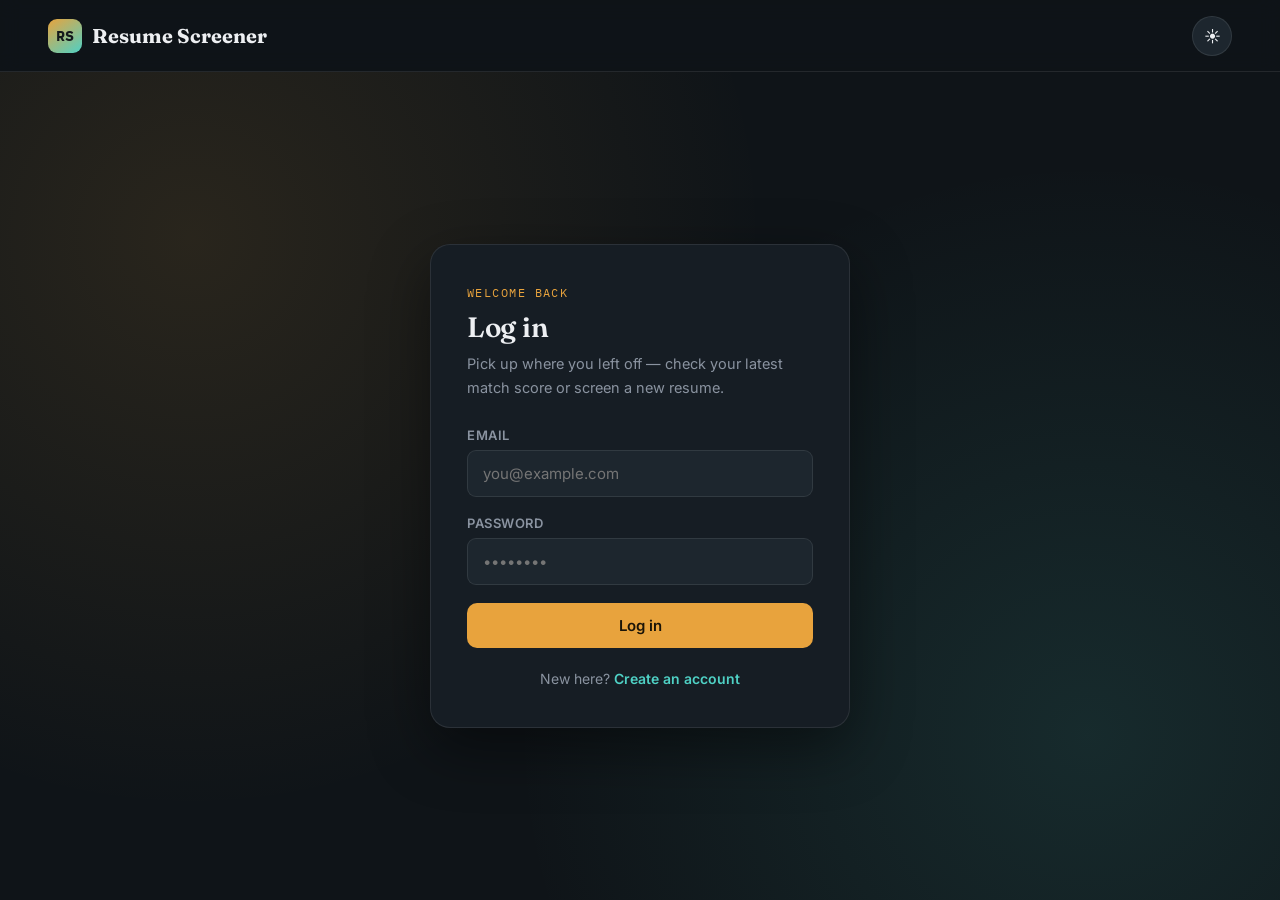
<file: frontend/index.html>
<!DOCTYPE html>
<html lang="en">
<head>
<meta charset="UTF-8">
<title>Resume Screener</title>
<script>
  const user = localStorage.getItem("currentUser");
  window.location.href = user ? "home.html" : "login.html";
</script>
</head>
<body></body>
</html>
</file>
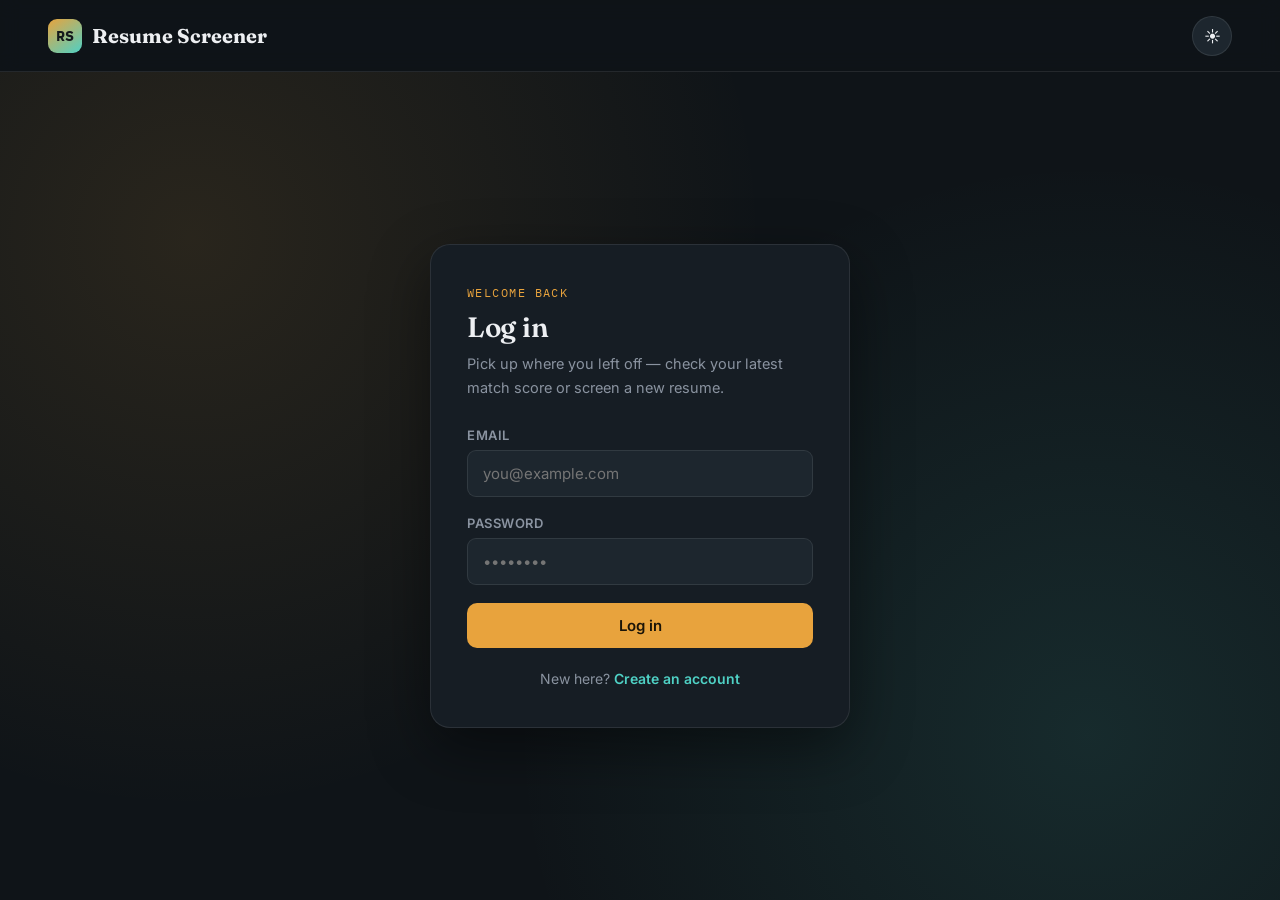
<file: frontend/about.html>
<!DOCTYPE html>
<html lang="en">
<head>
<meta charset="UTF-8">
<meta name="viewport" content="width=device-width, initial-scale=1.0">
<title>About — Resume Screener</title>
<link rel="stylesheet" href="css/style.css">
</head>
<body>

<nav class="navbar">
  <div class="navbar-inner">
    <a href="home.html" class="logo"><span class="mark">RS</span> Resume Screener</a>
    <ul class="nav-links">
      <li><a href="home.html">Home</a></li>
      <li><a href="analysis.html">Analysis</a></li>
      <li><a href="profile.html">Profile</a></li>
      <li><a href="about.html" class="active">About</a></li>
    </ul>
    <div class="nav-right">
      <button id="themeToggle" class="theme-toggle" aria-label="Toggle theme">☾</button>
      <div id="navAvatar" class="avatar-btn">U</div>
      <button id="logoutBtn" class="btn btn-outline" style="padding:8px 14px;font-size:13px;">Logout</button>
    </div>
  </div>
</nav>

<div class="container">
  <div class="about-hero">
    <div class="eyebrow" style="font-family:var(--font-mono);font-size:12px;letter-spacing:0.1em;text-transform:uppercase;color:var(--accent);margin-bottom:12px;">How it works</div>
    <h1 style="font-size:34px;margin-bottom:16px;">A resume screening agent, built like a recruiter's checklist.</h1>
    <p style="font-size:15.5px;">Every screening result on this site is issued the way a boarding pass is issued — one candidate, one role, one honest verdict. Behind it is a straightforward pipeline: extract text from your resume, hand it to an LLM with a carefully engineered prompt, and turn the response into a score you can act on.</p>
  </div>

  <section class="section">
    <div class="section-head">
      <div class="eyebrow">Pipeline</div>
      <h2>From upload to verdict</h2>
    </div>
    <div class="timeline">
      <div class="timeline-item">
        <div class="num">01</div>
        <div><h4>Resume parsing</h4><p>Your PDF or DOCX is parsed on the backend (Apache PDFBox / POI) and converted into plain text.</p></div>
      </div>
      <div class="timeline-item">
        <div class="num">02</div>
        <div><h4>Prompt engineering</h4><p>The resume text and job description are combined into a structured prompt: a recruiter persona, numbered instructions, and a strict JSON output schema — so the model's answer is consistent and easy to parse.</p></div>
      </div>
      <div class="timeline-item">
        <div class="num">03</div>
        <div><h4>LLM screening</h4><p>The prompt is sent to an LLM (Gemini), which returns a match score, strengths, gaps, and a verdict — grounded only in what's actually written in the resume.</p></div>
      </div>
      <div class="timeline-item">
        <div class="num">04</div>
        <div><h4>Stored & tracked</h4><p>Every result is saved to MySQL, so your profile always shows your latest score and full screening history.</p></div>
      </div>
    </div>
  </section>

  <section class="section">
    <div class="section-head">
      <div class="eyebrow">Stack</div>
      <h2>Built with</h2>
    </div>
    <div class="grid-3">
      <div class="card"><h3 style="font-size:16px;margin-bottom:6px;">Frontend</h3><p>HTML, CSS, vanilla JavaScript</p></div>
      <div class="card"><h3 style="font-size:16px;margin-bottom:6px;">Backend</h3><p>Java, Spring Boot, REST APIs</p></div>
      <div class="card"><h3 style="font-size:16px;margin-bottom:6px;">Data & AI</h3><p>MySQL, Google Gemini API</p></div>
    </div>
  </section>
</div>

<footer class="footer">Resume Screener — a college project built with Spring Boot, MySQL and Gemini.</footer>

<script src="js/app.js"></script>
<script>requireAuth();</script>
</body>
</html>
</file>
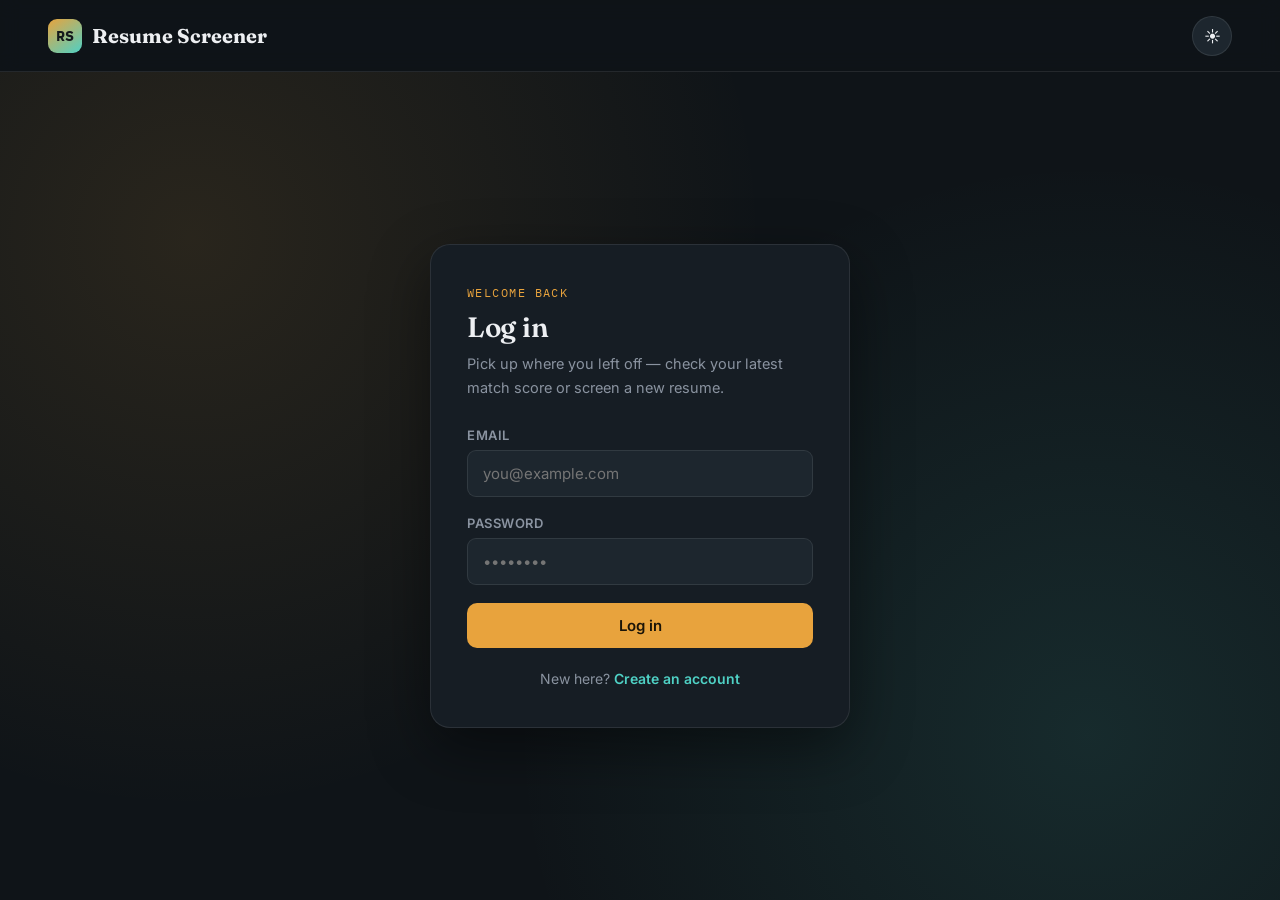
<file: frontend/analysis.html>
<!DOCTYPE html>
<html lang="en">
<head>
<meta charset="UTF-8">
<meta name="viewport" content="width=device-width, initial-scale=1.0">
<title>Resume Analysis — Resume Screener</title>
<link rel="stylesheet" href="css/style.css">
</head>
<body>

<nav class="navbar">
  <div class="navbar-inner">
    <a href="home.html" class="logo"><span class="mark">RS</span> Resume Screener</a>
    <ul class="nav-links">
      <li><a href="home.html">Home</a></li>
      <li><a href="analysis.html" class="active">Analysis</a></li>
      <li><a href="profile.html">Profile</a></li>
      <li><a href="about.html">About</a></li>
    </ul>
    <div class="nav-right">
      <button id="themeToggle" class="theme-toggle" aria-label="Toggle theme">☾</button>
      <div id="navAvatar" class="avatar-btn">U</div>
      <button id="logoutBtn" class="btn btn-outline" style="padding:8px 14px;font-size:13px;">Logout</button>
    </div>
  </div>
</nav>

<div class="container">
  <section class="section" style="padding-top:44px;">
    <div class="section-head">
      <div class="eyebrow">Screening</div>
      <h2>Analyse your resume against a role</h2>
    </div>

    <div class="grid-2" style="align-items:start;">
      <div class="card">
        <div class="field">
          <label for="roleSelect">Target role</label>
          <select id="roleSelect"></select>
        </div>

        <div class="field">
          <label>Resume file</label>
          <div class="dropzone" id="dropzone">
            <div class="icon">📄</div>
            <div>Drag & drop your resume here, or click to browse</div>
            <div class="help-text">PDF or DOCX only</div>
            <div class="filename" id="filename"></div>
          </div>
          <input type="file" id="fileInput" accept=".pdf,.docx" style="display:none;">
        </div>

        <button class="btn btn-primary btn-block" id="analyzeBtn">Analyse resume</button>
        <div id="analysisError" class="error-text" style="display:none;"></div>
      </div>

      <div id="resultPanel">
        <div class="empty-state card">
          <p>Your match ticket will appear here once you upload a resume and run the analysis.</p>
        </div>
      </div>
    </div>
  </section>
</div>

<footer class="footer">Resume Screener — built with Spring Boot, MySQL and Gemini.</footer>

<script src="data/skills-resources.js"></script>
<script src="js/app.js"></script>
<script>
  const user = requireAuth();

  // ---- Role dropdown ----
  const roleSelect = document.getElementById("roleSelect");
  roleSelect.innerHTML = Object.keys(JOB_SKILLS_MAP).map(j => `<option value="${j}">${j}</option>`).join("");

  // ---- File dropzone ----
  const dropzone = document.getElementById("dropzone");
  const fileInput = document.getElementById("fileInput");
  const filenameEl = document.getElementById("filename");
  let selectedFile = null;

  dropzone.addEventListener("click", () => fileInput.click());
  fileInput.addEventListener("change", () => setFile(fileInput.files[0]));
  dropzone.addEventListener("dragover", (e) => { e.preventDefault(); dropzone.classList.add("drag"); });
  dropzone.addEventListener("dragleave", () => dropzone.classList.remove("drag"));
  dropzone.addEventListener("drop", (e) => {
    e.preventDefault();
    dropzone.classList.remove("drag");
    setFile(e.dataTransfer.files[0]);
  });
  function setFile(file) {
    if (!file) return;
    selectedFile = file;
    filenameEl.textContent = "Selected: " + file.name;
  }

  // ---- Analyse flow ----
  document.getElementById("analyzeBtn").addEventListener("click", async () => {
    const errEl = document.getElementById("analysisError");
    errEl.style.display = "none";

    if (!selectedFile) {
      errEl.textContent = "Please choose a resume file first.";
      errEl.style.display = "block";
      return;
    }

    const btn = document.getElementById("analyzeBtn");
    btn.disabled = true;
    btn.textContent = "Analysing…";
    document.getElementById("resultPanel").innerHTML = `<div class="card empty-state"><div class="spinner" style="margin:0 auto 12px;"></div>Screening your resume…</div>`;

    const role = roleSelect.value;
    const skills = JOB_SKILLS_MAP[role];

    try {
      // 1. Create job description for the selected role
      const jobRes = await fetch(`${API_BASE}/jobs`, {
        method: "POST",
        headers: { "Content-Type": "application/json" },
        body: JSON.stringify({
          title: role,
          description: `We are looking for a ${role} with strong fundamentals and hands-on project experience.`,
          requiredSkills: skills.join(", ")
        })
      });
      const job = await jobRes.json();

      // 2. Upload the resume — name intentionally NOT sent here, so the backend
      // auto-detects the actual candidate's name from the resume text itself.
      // This matters when you're screening someone else's resume (e.g. a friend's)
      // while logged into your own account.
      const formData = new FormData();
      formData.append("file", selectedFile);
      formData.append("email", user.email);
      const uploadRes = await fetch(`${API_BASE}/resumes/upload`, { method: "POST", body: formData });
      const candidate = await uploadRes.json();

      // 3. Trigger screening (LLM call, or mock fallback on the backend)
      const screenRes = await fetch(`${API_BASE}/screen/${candidate.id}/${job.id}`, { method: "POST" });
      const result = await screenRes.json();

      if (!screenRes.ok) throw new Error(result.error || "Screening failed");

      renderResult(result, role, skills, candidate.resumeText || "", candidate.name);
      showToast("Analysis complete", "success");
    } catch (err) {
      errEl.textContent = "Something went wrong: " + err.message;
      errEl.style.display = "block";
      document.getElementById("resultPanel").innerHTML = `<div class="card empty-state"><p>Analysis failed. Check the error message and try again.</p></div>`;
    } finally {
      btn.disabled = false;
      btn.textContent = "Analyse resume";
    }
  });

  function stampClass(verdict) {
    if (verdict === "Strong Match") return "stamp-strong";
    if (verdict === "Moderate Match") return "stamp-moderate";
    return "stamp-weak";
  }

  function renderResult(result, role, skills, resumeText, candidateName) {
    const strengths = safeParseArray(result.strengths);
    const gaps = safeParseArray(result.gaps);
    const verdict = result.verdict || "Not Suitable";
    const score = result.matchScore ?? 0;
    const bars = Array.from({ length: 36 }, () => `<span style="height:${8 + Math.random() * 26}px;"></span>`).join("");

    // Skills the resume text doesn't mention -> "develop next" with free resources
    const lowerResume = resumeText.toLowerCase();
    const missingSkills = skills.filter(s => !lowerResume.includes(s.toLowerCase()));

    // Suggest other roles based on how many required skills already appear in the resume
    const roleMatches = Object.entries(JOB_SKILLS_MAP)
      .map(([job, reqSkills]) => {
        const have = reqSkills.filter(s => lowerResume.includes(s.toLowerCase())).length;
        return { job, pct: Math.round((have / reqSkills.length) * 100) };
      })
      .filter(r => r.job !== role)
      .sort((a, b) => b.pct - a.pct)
      .slice(0, 3);

    document.getElementById("resultPanel").innerHTML = `
      <div class="ticket">
        <div class="ticket-punch top"></div>
        <div class="ticket-punch bottom"></div>
        <div class="ticket-main">
          <div class="ticket-eyebrow">Boarding pass — screening result</div>
          <div class="ticket-role">${role}</div>
          <div class="ticket-fields">
            <div class="ticket-field"><div class="label">Candidate</div><div class="value">${candidateName || (user.fullName || user.username)}</div></div>
            <div class="ticket-field"><div class="label">Date</div><div class="value">${new Date().toLocaleDateString()}</div></div>
            <div class="ticket-field"><div class="label">Gate</div><div class="value">ROLE-${String(result.id).padStart(3, "0")}</div></div>
          </div>
          <div class="ticket-barcode">${bars}</div>
        </div>
        <div class="ticket-stub">
          <div class="ticket-score">${score}</div>
          <div class="ticket-score-label">Match Score</div>
          <div class="ticket-stamp ${stampClass(verdict)}">${verdict}</div>
        </div>
      </div>

      <div class="card" style="margin-top:20px;">
        <div class="strengths-gaps">
          <div class="sg-block strengths">
            <h4>Strengths</h4>
            <ul>${strengths.map(s => `<li>${s}</li>`).join("") || "<li>No strengths returned.</li>"}</ul>
          </div>
          <div class="sg-block gaps">
            <h4>Gaps</h4>
            <ul>${gaps.map(g => `<li>${g}</li>`).join("") || "<li>No gaps returned.</li>"}</ul>
          </div>
        </div>
      </div>

      ${missingSkills.length ? `
      <div class="job-result-card">
        <h3>Skills to develop next</h3>
        <div class="role-meta">Not clearly found in your resume for ${role} — with a free resource for each</div>
        ${missingSkills.map(skill => {
          const res = getResourceForSkill(skill);
          return `<div class="skill-resource-row">
            <span class="skill-name">${skill}</span>
            <div class="skill-resource-right">
              <span class="platform-badge">Available on: ${res.platform}</span>
              <a class="resource-link" href="${res.url}" target="_blank" rel="noopener">${res.name} ↗</a>
            </div>
          </div>`;
        }).join("")}
      </div>` : ""}

      ${roleMatches.length ? `
      <div class="job-result-card">
        <h3>Other roles worth exploring</h3>
        <div class="role-meta">Based on the skills already in your resume</div>
        ${roleMatches.map(r => `<div class="skill-resource-row">
          <span class="skill-name">${r.job}</span>
          <span class="mono" style="color:var(--text-muted);font-size:13.5px;">${r.pct}% skill match</span>
        </div>`).join("")}
      </div>` : ""}
    `;
  }

  function safeParseArray(value) {
    if (Array.isArray(value)) return value;
    try { return JSON.parse(value); } catch { return []; }
  }
</script>
</body>
</html>
</file>
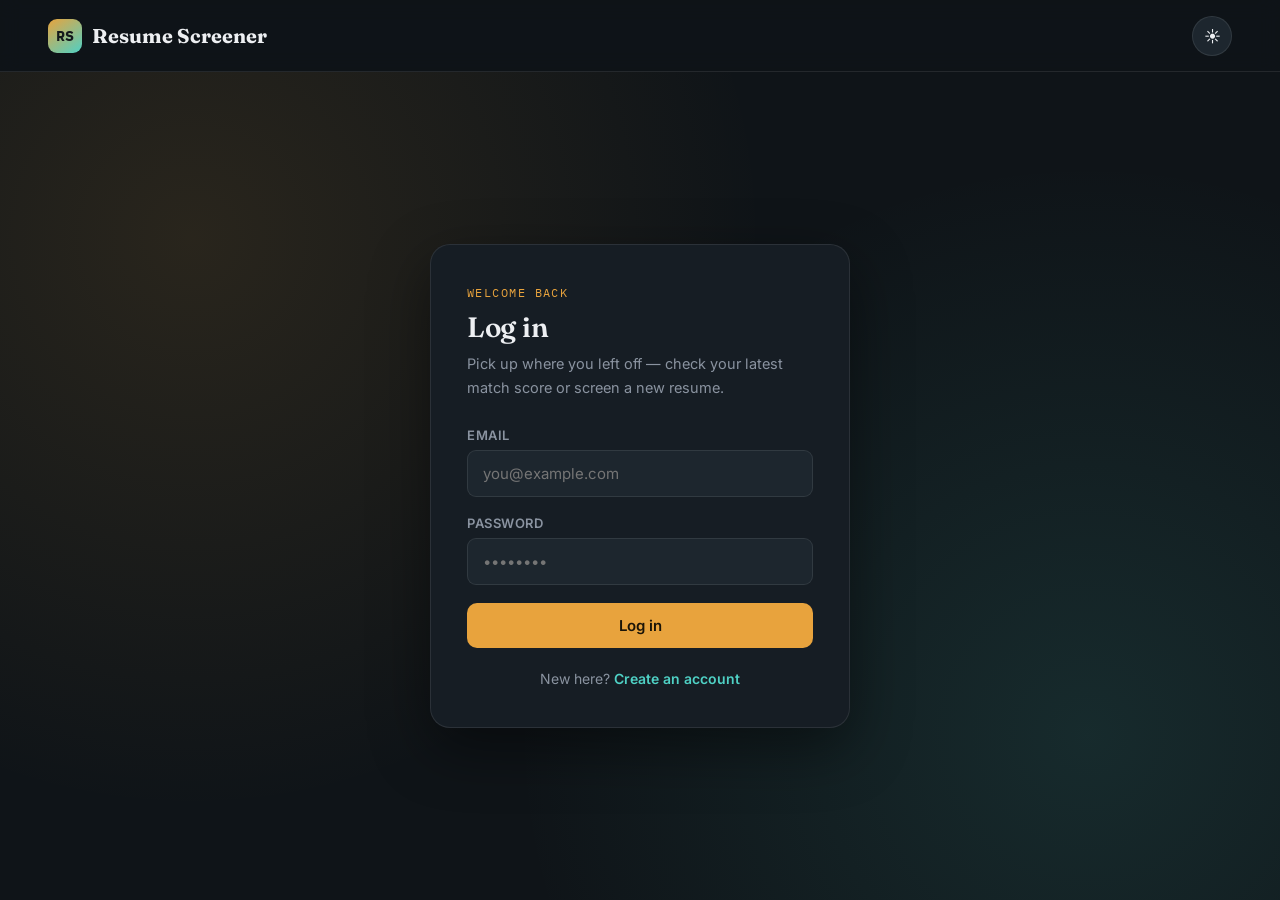
<file: frontend/home.html>
<!DOCTYPE html>
<html lang="en">
<head>
<meta charset="UTF-8">
<meta name="viewport" content="width=device-width, initial-scale=1.0">
<title>Home — Resume Screener</title>
<link rel="stylesheet" href="css/style.css">
</head>
<body>

<nav class="navbar">
  <div class="navbar-inner">
    <a href="home.html" class="logo"><span class="mark">RS</span> Resume Screener</a>
    <ul class="nav-links">
      <li><a href="home.html" class="active">Home</a></li>
      <li><a href="analysis.html">Analysis</a></li>
      <li><a href="profile.html">Profile</a></li>
      <li><a href="about.html">About</a></li>
    </ul>
    <div class="nav-right">
      <button id="themeToggle" class="theme-toggle" aria-label="Toggle theme">☾</button>
      <div id="navAvatar" class="avatar-btn">U</div>
      <button id="logoutBtn" class="btn btn-outline" style="padding:8px 14px;font-size:13px;">Logout</button>
    </div>
  </div>
</nav>

<div class="container">
  <section class="hero">
    <div class="eyebrow">Career readiness</div>
    <h1>Know exactly what a role needs — and where to learn it, free.</h1>
    <p class="lead">Search any job title to see its core skills and a curated free resource for each one. Or head to Analysis to screen your resume against a role and get the same breakdown, personalised.</p>

    <div class="search-panel">
      <input type="text" id="jobSearchInput" placeholder="Search a role — e.g. Java Backend Developer, Data Analyst…" autocomplete="off">
      <button id="jobSearchBtn">Find skills</button>
    </div>
    <div class="search-suggestions" id="jobSuggestions"></div>

    <div id="jobResultArea"></div>
  </section>

  <section class="section">
    <div class="section-head">
      <div class="eyebrow">Quick actions</div>
      <h2>What do you want to do?</h2>
    </div>
    <div class="grid-3">
      <a href="analysis.html" class="card" style="display:block;">
        <h3 style="font-size:18px;margin-bottom:8px;">Screen my resume</h3>
        <p>Upload your resume, pick a role, and get a match score with strengths and gaps.</p>
      </a>
      <a href="profile.html" class="card" style="display:block;">
        <h3 style="font-size:18px;margin-bottom:8px;">View my profile</h3>
        <p>See your latest score, personal details, and screening history.</p>
      </a>
      <a href="about.html" class="card" style="display:block;">
        <h3 style="font-size:18px;margin-bottom:8px;">How this works</h3>
        <p>A quick look at how the AI screening and prompt design behind this tool works.</p>
      </a>
    </div>
  </section>
</div>

<footer class="footer">Resume Screener — built with Spring Boot, MySQL and Gemini.</footer>

<script src="data/skills-resources.js"></script>
<script src="js/app.js"></script>
<script>
  requireAuth();

  const suggestionsEl = document.getElementById("jobSuggestions");
  const resultArea = document.getElementById("jobResultArea");
  const input = document.getElementById("jobSearchInput");

  function renderSuggestions() {
    suggestionsEl.innerHTML = Object.keys(JOB_SKILLS_MAP).slice(0, 6).map(
      job => `<span class="chip" data-job="${job}">${job}</span>`
    ).join("");
    suggestionsEl.querySelectorAll(".chip").forEach(chip => {
      chip.addEventListener("click", () => {
        input.value = chip.dataset.job;
        runSearch(chip.dataset.job);
      });
    });
  }

  function findClosestJob(query) {
    const q = query.trim().toLowerCase();
    if (!q) return null;
    const exact = Object.keys(JOB_SKILLS_MAP).find(j => j.toLowerCase() === q);
    if (exact) return exact;
    return Object.keys(JOB_SKILLS_MAP).find(j => j.toLowerCase().includes(q) || q.includes(j.toLowerCase()));
  }

  function runSearch(query) {
    const job = findClosestJob(query);
    if (!job) {
      resultArea.innerHTML = `
        <div class="job-result-card">
          <h3>No exact match found</h3>
          <p class="role-meta">Try one of the suggested roles above, or check Analysis to screen your resume directly against any job description.</p>
        </div>`;
      return;
    }
    const skills = JOB_SKILLS_MAP[job];
    resultArea.innerHTML = `
      <div class="job-result-card">
        <h3>${job}</h3>
        <div class="role-meta">${skills.length} core skills — with a free resource for each</div>
        ${skills.map(skill => {
          const res = getResourceForSkill(skill);
          return `<div class="skill-resource-row">
            <span class="skill-name">${skill}</span>
            <div class="skill-resource-right">
              <span class="platform-badge">Available on: ${res.platform}</span>
              <a class="resource-link" href="${res.url}" target="_blank" rel="noopener">${res.name} ↗</a>
            </div>
          </div>`;
        }).join("")}
      </div>`;
  }

  document.getElementById("jobSearchBtn").addEventListener("click", () => runSearch(input.value));
  input.addEventListener("keydown", (e) => { if (e.key === "Enter") runSearch(input.value); });

  renderSuggestions();
</script>
</body>
</html>
</file>
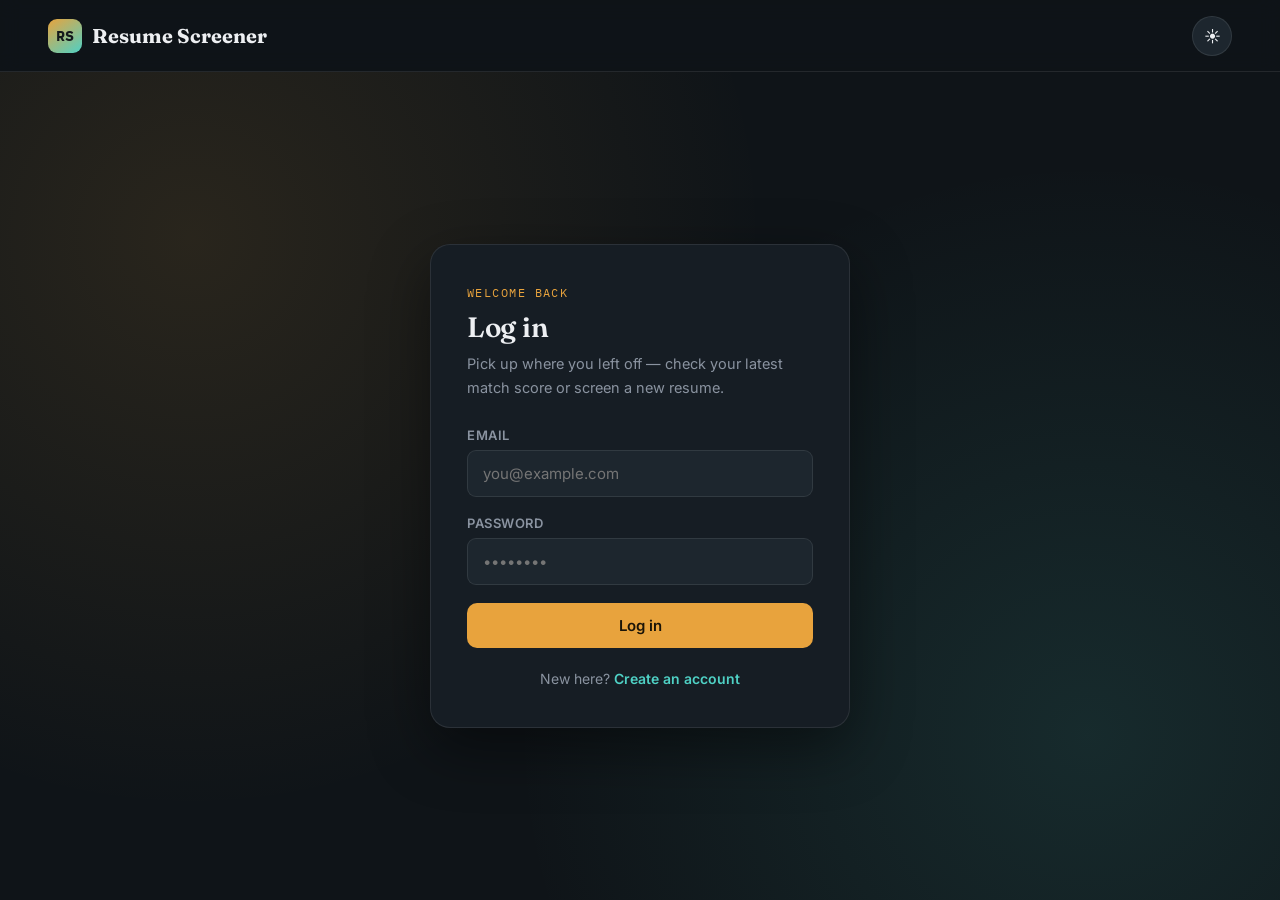
<file: frontend/login.html>
<!DOCTYPE html>
<html lang="en">
<head>
<meta charset="UTF-8">
<meta name="viewport" content="width=device-width, initial-scale=1.0">
<title>Log in — Resume Screener</title>
<link rel="stylesheet" href="css/style.css">
</head>
<body>

<nav class="navbar">
  <div class="navbar-inner">
    <a href="login.html" class="logo"><span class="mark">RS</span> Resume Screener</a>
    <button id="themeToggle" class="theme-toggle" aria-label="Toggle theme">☾</button>
  </div>
</nav>

<div class="auth-wrap">
  <div class="auth-card">
    <div class="eyebrow">Welcome back</div>
    <h1>Log in</h1>
    <p class="sub">Pick up where you left off — check your latest match score or screen a new resume.</p>

    <form id="loginForm">
      <div class="field">
        <label for="email">Email</label>
        <input type="email" id="email" required placeholder="you@example.com">
      </div>
      <div class="field">
        <label for="password">Password</label>
        <input type="password" id="password" required placeholder="••••••••">
      </div>
      <button type="submit" class="btn btn-primary btn-block" id="loginBtn">Log in</button>
      <div id="loginError" class="error-text" style="display:none;"></div>
    </form>

    <div class="auth-switch">
      New here? <a href="register.html">Create an account</a>
    </div>
  </div>
</div>

<script src="js/app.js"></script>
<script>
  document.getElementById("loginForm").addEventListener("submit", async (e) => {
    e.preventDefault();
    const btn = document.getElementById("loginBtn");
    const errEl = document.getElementById("loginError");
    errEl.style.display = "none";
    btn.disabled = true;
    btn.textContent = "Logging in…";

    const email = document.getElementById("email").value.trim();
    const password = document.getElementById("password").value;

    try {
      const res = await fetch(`${API_BASE}/auth/login`, {
        method: "POST",
        headers: { "Content-Type": "application/json" },
        body: JSON.stringify({ email, password })
      });
      const data = await res.json();

      if (!res.ok) {
        errEl.textContent = data.error || "Login failed. Check your credentials.";
        errEl.style.display = "block";
        btn.disabled = false;
        btn.textContent = "Log in";
        return;
      }

      setCurrentUser(data);
      window.location.href = "home.html";
    } catch (err) {
      errEl.textContent = "Could not reach the server. Is the backend running on port 8080?";
      errEl.style.display = "block";
      btn.disabled = false;
      btn.textContent = "Log in";
    }
  });
</script>
</body>
</html>
</file>
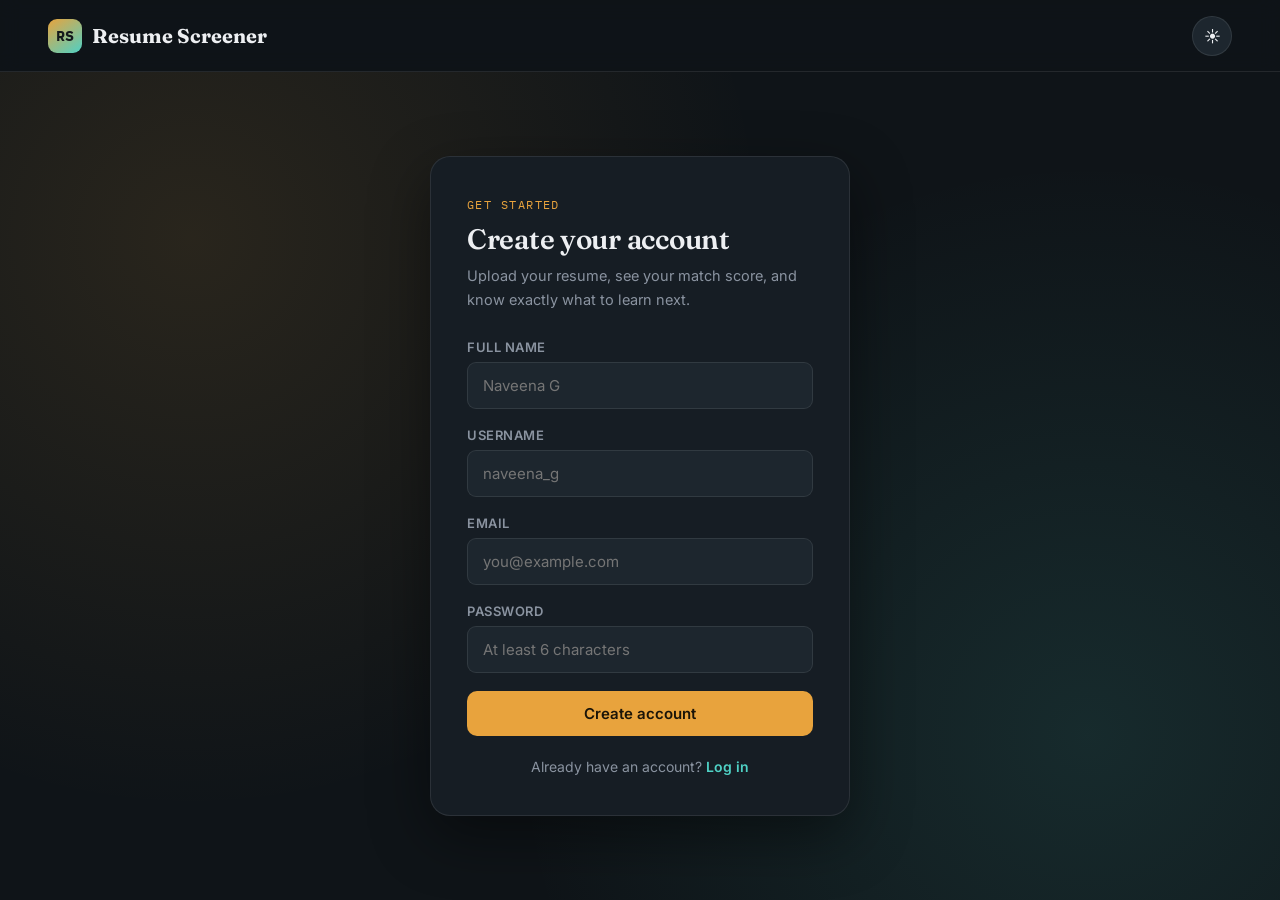
<file: frontend/register.html>
<!DOCTYPE html>
<html lang="en">
<head>
<meta charset="UTF-8">
<meta name="viewport" content="width=device-width, initial-scale=1.0">
<title>Create account — Resume Screener</title>
<link rel="stylesheet" href="css/style.css">
</head>
<body>

<nav class="navbar">
  <div class="navbar-inner">
    <a href="login.html" class="logo"><span class="mark">RS</span> Resume Screener</a>
    <button id="themeToggle" class="theme-toggle" aria-label="Toggle theme">☾</button>
  </div>
</nav>

<div class="auth-wrap">
  <div class="auth-card">
    <div class="eyebrow">Get started</div>
    <h1>Create your account</h1>
    <p class="sub">Upload your resume, see your match score, and know exactly what to learn next.</p>

    <form id="registerForm">
      <div class="field">
        <label for="fullName">Full name</label>
        <input type="text" id="fullName" required placeholder="Naveena G">
      </div>
      <div class="field">
        <label for="username">Username</label>
        <input type="text" id="username" required placeholder="naveena_g">
      </div>
      <div class="field">
        <label for="email">Email</label>
        <input type="email" id="email" required placeholder="you@example.com">
      </div>
      <div class="field">
        <label for="password">Password</label>
        <input type="password" id="password" required minlength="6" placeholder="At least 6 characters">
      </div>
      <button type="submit" class="btn btn-primary btn-block" id="registerBtn">Create account</button>
      <div id="registerError" class="error-text" style="display:none;"></div>
    </form>

    <div class="auth-switch">
      Already have an account? <a href="login.html">Log in</a>
    </div>
  </div>
</div>

<script src="js/app.js"></script>
<script>
  document.getElementById("registerForm").addEventListener("submit", async (e) => {
    e.preventDefault();
    const btn = document.getElementById("registerBtn");
    const errEl = document.getElementById("registerError");
    errEl.style.display = "none";
    btn.disabled = true;
    btn.textContent = "Creating account…";

    const payload = {
      fullName: document.getElementById("fullName").value.trim(),
      username: document.getElementById("username").value.trim(),
      email: document.getElementById("email").value.trim(),
      password: document.getElementById("password").value
    };

    try {
      const res = await fetch(`${API_BASE}/auth/register`, {
        method: "POST",
        headers: { "Content-Type": "application/json" },
        body: JSON.stringify(payload)
      });
      const data = await res.json();

      if (!res.ok) {
        errEl.textContent = data.error || "Could not create account.";
        errEl.style.display = "block";
        btn.disabled = false;
        btn.textContent = "Create account";
        return;
      }

      setCurrentUser(data);
      window.location.href = "home.html";
    } catch (err) {
      errEl.textContent = "Could not reach the server. Is the backend running on port 8080?";
      errEl.style.display = "block";
      btn.disabled = false;
      btn.textContent = "Create account";
    }
  });
</script>
</body>
</html>
</file>
<file: frontend/css/style.css>
/* =========================================================
   RESUME SCREENER — Design System
   Concept: every screening result reads like a boarding pass /
   admission ticket — candidate "boarding" into a role.
   ========================================================= */

@import url('https://fonts.googleapis.com/css2?family=Fraunces:opsz,wght@9..144,400;9..144,600;9..144,700&family=Inter:wght@400;500;600;700&family=IBM+Plex+Mono:wght@400;500;600&display=swap');

:root {
  /* ---- Dark theme (default) ---- */
  --bg: #0F1418;
  --surface: #161D24;
  --surface-2: #1D262E;
  --surface-3: #232E37;
  --text: #EDEFF2;
  --text-muted: #8A93A0;
  --accent: #E8A33D;       /* stamp-ink amber */
  --accent-ink: #1A1408;
  --accent-2: #4FD1C5;     /* growth teal */
  --danger: #E2675C;
  --border: rgba(255,255,255,0.09);
  --shadow: 0 20px 60px rgba(0,0,0,0.45);

  --font-display: 'Fraunces', serif;
  --font-body: 'Inter', sans-serif;
  --font-mono: 'IBM Plex Mono', monospace;

  --radius: 14px;
  --nav-h: 72px;
}

html[data-theme="light"] {
  --bg: #F6F4EE;
  --surface: #FFFFFF;
  --surface-2: #EFEBE1;
  --surface-3: #E6E1D4;
  --text: #1B1F23;
  --text-muted: #666F78;
  --accent: #C1791E;
  --accent-ink: #FFF8ED;
  --accent-2: #1D8F84;
  --danger: #C6473C;
  --border: rgba(0,0,0,0.10);
  --shadow: 0 20px 50px rgba(20,20,10,0.12);
}

* { box-sizing: border-box; }
html, body { height: 100%; }
body {
  margin: 0;
  background: var(--bg);
  color: var(--text);
  font-family: var(--font-body);
  -webkit-font-smoothing: antialiased;
  transition: background 0.25s ease, color 0.25s ease;
}
img, svg { display: block; max-width: 100%; }
a { color: inherit; text-decoration: none; }
button { font-family: inherit; cursor: pointer; }
:focus-visible {
  outline: 2px solid var(--accent-2);
  outline-offset: 2px;
}

h1, h2, h3 { font-family: var(--font-display); font-weight: 600; margin: 0; letter-spacing: -0.01em; }
p { line-height: 1.6; color: var(--text-muted); margin: 0; }
.mono { font-family: var(--font-mono); }

.container {
  max-width: 1600px;
  margin: 0 auto;
  padding: 0 48px;
}

/* ============= NAV BAR ============= */
.navbar {
  position: sticky;
  top: 0;
  z-index: 100;
  height: var(--nav-h);
  display: flex;
  align-items: center;
  background: color-mix(in srgb, var(--bg) 88%, transparent);
  backdrop-filter: blur(10px);
  border-bottom: 1px solid var(--border);
}
.navbar-inner {
  width: 100%;
  max-width: 1600px;
  margin: 0 auto;
  padding: 0 48px;
  display: flex;
  align-items: center;
  justify-content: space-between;
  gap: 24px;
}
.logo {
  display: flex;
  align-items: center;
  gap: 10px;
  font-family: var(--font-display);
  font-size: 20px;
  font-weight: 700;
  color: var(--text);
}
.logo .mark {
  width: 34px; height: 34px;
  border-radius: 9px;
  background: linear-gradient(145deg, var(--accent), var(--accent-2));
  display: flex; align-items: center; justify-content: center;
  color: #14181C;
  font-family: var(--font-mono);
  font-weight: 700;
  font-size: 15px;
  flex-shrink: 0;
}
.nav-links {
  display: flex;
  align-items: center;
  gap: 6px;
  list-style: none;
  margin: 0; padding: 0;
}
.nav-links a {
  padding: 9px 16px;
  border-radius: 999px;
  font-size: 14.5px;
  font-weight: 500;
  color: var(--text-muted);
  transition: all 0.2s ease;
}
.nav-links a:hover { color: var(--text); background: var(--surface-2); }
.nav-links a.active { color: var(--accent-ink); background: var(--accent); }

.nav-right { display: flex; align-items: center; gap: 12px; }

.theme-toggle {
  width: 40px; height: 40px;
  border-radius: 50%;
  border: 1px solid var(--border);
  background: var(--surface-2);
  color: var(--text);
  display: flex; align-items: center; justify-content: center;
  font-size: 16px;
}
.theme-toggle:hover { background: var(--surface-3); }

.avatar-btn {
  width: 40px; height: 40px;
  border-radius: 50%;
  background: var(--surface-2);
  border: 1px solid var(--border);
  display: flex; align-items: center; justify-content: center;
  font-family: var(--font-mono);
  font-weight: 600;
  font-size: 14px;
  color: var(--accent);
}

/* ============= BUTTONS ============= */
.btn {
  display: inline-flex;
  align-items: center;
  justify-content: center;
  gap: 8px;
  padding: 13px 26px;
  border-radius: 10px;
  border: none;
  font-size: 15px;
  font-weight: 600;
  transition: transform 0.15s ease, opacity 0.15s ease, background 0.2s ease;
}
.btn-primary { background: var(--accent); color: var(--accent-ink); }
.btn-primary:hover { opacity: 0.9; transform: translateY(-1px); }
.btn-outline { background: transparent; border: 1px solid var(--border); color: var(--text); }
.btn-outline:hover { background: var(--surface-2); }
.btn-block { width: 100%; }
.btn:disabled { opacity: 0.5; cursor: not-allowed; transform: none; }

/* ============= FORMS ============= */
.field { margin-bottom: 18px; text-align: left; }
.field label {
  display: block;
  font-size: 13px;
  font-weight: 600;
  color: var(--text-muted);
  margin-bottom: 7px;
  text-transform: uppercase;
  letter-spacing: 0.04em;
}
.field input, .field textarea, .field select {
  width: 100%;
  padding: 13px 15px;
  border-radius: 9px;
  border: 1px solid var(--border);
  background: var(--surface-2);
  color: var(--text);
  font-size: 15px;
  font-family: inherit;
}
.field input:focus, .field textarea:focus, .field select:focus {
  border-color: var(--accent-2);
}
.field textarea { resize: vertical; min-height: 90px; }
.help-text { font-size: 13px; color: var(--text-muted); margin-top: 6px; }
.error-text { font-size: 13.5px; color: var(--danger); margin-top: 10px; }

/* ============= AUTH PAGES ============= */
.auth-wrap {
  min-height: calc(100vh - var(--nav-h));
  display: flex;
  align-items: center;
  justify-content: center;
  padding: 40px 20px;
  position: relative;
  overflow: hidden;
}
.auth-wrap::before {
  content: "";
  position: absolute;
  inset: 0;
  background:
    radial-gradient(circle at 15% 20%, color-mix(in srgb, var(--accent) 12%, transparent), transparent 45%),
    radial-gradient(circle at 85% 80%, color-mix(in srgb, var(--accent-2) 12%, transparent), transparent 45%);
  pointer-events: none;
}
.auth-card {
  position: relative;
  width: 100%;
  max-width: 420px;
  background: var(--surface);
  border: 1px solid var(--border);
  border-radius: 20px;
  padding: 40px 36px;
  box-shadow: var(--shadow);
}
.auth-card .eyebrow {
  font-family: var(--font-mono);
  font-size: 12px;
  letter-spacing: 0.12em;
  text-transform: uppercase;
  color: var(--accent);
  margin-bottom: 10px;
}
.auth-card h1 { font-size: 28px; margin-bottom: 8px; }
.auth-card .sub { margin-bottom: 28px; font-size: 14.5px; }
.auth-switch { text-align: center; margin-top: 22px; font-size: 14px; color: var(--text-muted); }
.auth-switch a { color: var(--accent-2); font-weight: 600; }

/* ============= HOME / HERO ============= */
.hero {
  padding: 64px 0 40px;
}
.hero .eyebrow {
  font-family: var(--font-mono);
  font-size: 12.5px;
  letter-spacing: 0.12em;
  text-transform: uppercase;
  color: var(--accent-2);
  margin-bottom: 14px;
}
.hero h1 {
  font-size: clamp(32px, 5vw, 52px);
  line-height: 1.05;
  max-width: 760px;
  margin-bottom: 18px;
}
.hero p.lead { font-size: 17px; max-width: 560px; margin-bottom: 32px; }

/* Search bar (job -> skills -> free resources) */
.search-panel {
  background: var(--surface);
  border: 1px solid var(--border);
  border-radius: 18px;
  padding: 8px;
  display: flex;
  gap: 8px;
  max-width: 640px;
  box-shadow: var(--shadow);
}
.search-panel input {
  flex: 1;
  border: none;
  background: transparent;
  color: var(--text);
  font-size: 15.5px;
  padding: 14px 16px;
}
.search-panel input:focus { outline: none; }
.search-panel button {
  background: var(--accent);
  color: var(--accent-ink);
  border: none;
  border-radius: 12px;
  padding: 0 24px;
  font-weight: 600;
  font-size: 14.5px;
}
.search-suggestions {
  display: flex;
  flex-wrap: wrap;
  gap: 8px;
  margin-top: 16px;
}
.chip {
  font-size: 13px;
  padding: 7px 14px;
  border-radius: 999px;
  border: 1px solid var(--border);
  color: var(--text-muted);
  background: var(--surface-2);
}
.chip:hover { color: var(--text); border-color: var(--accent-2); cursor: pointer; }

/* Job -> skill result card */
.job-result-card {
  background: var(--surface);
  border: 1px solid var(--border);
  border-radius: 16px;
  padding: 26px;
  margin-top: 22px;
}
.job-result-card h3 { font-size: 20px; margin-bottom: 4px; }
.job-result-card .role-meta { font-size: 13.5px; color: var(--text-muted); margin-bottom: 18px; }
.skill-resource-row {
  display: flex;
  align-items: center;
  justify-content: space-between;
  gap: 16px;
  padding: 14px 0;
  border-top: 1px solid var(--border);
  flex-wrap: wrap;
}
.skill-resource-row:first-of-type { border-top: none; }
.skill-name { font-weight: 600; font-size: 14.5px; }
.skill-resource-right { display: flex; align-items: center; gap: 12px; }
.platform-badge {
  font-family: var(--font-mono);
  font-size: 11.5px;
  font-weight: 600;
  padding: 4px 10px;
  border-radius: 999px;
  background: color-mix(in srgb, var(--accent-2) 15%, transparent);
  color: var(--accent-2);
  white-space: nowrap;
}
.skill-resource-row a.resource-link {
  font-size: 13.5px;
  font-weight: 600;
  color: var(--accent-2);
  white-space: nowrap;
}
.skill-resource-row a.resource-link:hover { text-decoration: underline; }

/* ============= SECTION / CARDS GENERIC ============= */
.section { padding: 48px 0; }
.section-head { margin-bottom: 28px; }
.section-head .eyebrow {
  font-family: var(--font-mono); font-size: 12px; letter-spacing: 0.1em;
  text-transform: uppercase; color: var(--accent); margin-bottom: 8px;
}
.section-head h2 { font-size: 28px; }

.card {
  background: var(--surface);
  border: 1px solid var(--border);
  border-radius: 16px;
  padding: 26px;
}
.grid-3 { display: grid; grid-template-columns: repeat(3, 1fr); gap: 20px; }
.grid-2 { display: grid; grid-template-columns: 1fr 1fr; gap: 20px; }

/* ============= BOARDING PASS TICKET (signature element) ============= */
.ticket {
  position: relative;
  display: grid;
  grid-template-columns: 1fr 200px;
  background: var(--surface);
  border: 1px solid var(--border);
  border-radius: 18px;
  overflow: hidden;
  box-shadow: var(--shadow);
  margin-top: 24px;
}
.ticket-main { padding: 30px 32px; position: relative; }
.ticket-eyebrow {
  font-family: var(--font-mono); font-size: 11.5px; letter-spacing: 0.14em;
  text-transform: uppercase; color: var(--text-muted); margin-bottom: 6px;
}
.ticket-role { font-size: 24px; margin-bottom: 22px; }
.ticket-fields { display: flex; gap: 40px; flex-wrap: wrap; }
.ticket-field .label {
  font-family: var(--font-mono); font-size: 10.5px; letter-spacing: 0.1em;
  text-transform: uppercase; color: var(--text-muted); margin-bottom: 6px;
}
.ticket-field .value { font-family: var(--font-mono); font-size: 15px; font-weight: 600; }
.ticket-barcode {
  margin-top: 26px;
  height: 34px;
  display: flex;
  gap: 3px;
  align-items: flex-end;
}
.ticket-barcode span { display: block; width: 3px; background: var(--text-muted); opacity: 0.5; }

.ticket-stub {
  background: var(--surface-2);
  border-left: 2px dashed var(--border);
  padding: 30px 24px;
  display: flex;
  flex-direction: column;
  align-items: center;
  justify-content: center;
  text-align: center;
  position: relative;
}
.ticket-score {
  font-family: var(--font-mono);
  font-size: 44px;
  font-weight: 700;
  line-height: 1;
}
.ticket-score-label {
  font-size: 11px; text-transform: uppercase; letter-spacing: 0.1em;
  color: var(--text-muted); margin-top: 8px;
}
.ticket-stamp {
  margin-top: 18px;
  display: inline-block;
  padding: 6px 14px;
  border: 2px solid currentColor;
  border-radius: 6px;
  font-family: var(--font-mono);
  font-size: 11.5px;
  font-weight: 700;
  text-transform: uppercase;
  letter-spacing: 0.06em;
  transform: rotate(-6deg);
}
.stamp-strong { color: var(--accent-2); }
.stamp-moderate { color: var(--accent); }
.stamp-weak { color: var(--danger); }

.ticket-punch {
  position: absolute;
  width: 18px; height: 18px;
  background: var(--bg);
  border-radius: 50%;
  right: 200px;
  margin-right: -9px;
}
.ticket-punch.top { top: -9px; }
.ticket-punch.bottom { bottom: -9px; }

.strengths-gaps { display: grid; grid-template-columns: 1fr 1fr; gap: 24px; margin-top: 24px; }
.sg-block h4 { font-size: 13px; text-transform: uppercase; letter-spacing: 0.06em; margin-bottom: 12px; }
.sg-block.strengths h4 { color: var(--accent-2); }
.sg-block.gaps h4 { color: var(--danger); }
.sg-block ul { margin: 0; padding-left: 18px; }
.sg-block li { font-size: 14px; color: var(--text-muted); margin-bottom: 8px; line-height: 1.5; }

/* ============= UPLOAD / DROPZONE ============= */
.dropzone {
  border: 2px dashed var(--border);
  border-radius: 16px;
  padding: 40px 24px;
  text-align: center;
  cursor: pointer;
  transition: border-color 0.2s ease, background 0.2s ease;
}
.dropzone:hover, .dropzone.drag { border-color: var(--accent-2); background: var(--surface-2); }
.dropzone .icon { font-size: 32px; margin-bottom: 10px; }
.dropzone .filename { margin-top: 12px; font-family: var(--font-mono); font-size: 13.5px; color: var(--accent-2); }

/* ============= PROFILE ============= */
.profile-header {
  display: flex;
  align-items: center;
  gap: 22px;
  padding: 36px 0;
}
.profile-avatar {
  width: 84px; height: 84px;
  border-radius: 50%;
  background: linear-gradient(145deg, var(--accent), var(--accent-2));
  display: flex; align-items: center; justify-content: center;
  font-family: var(--font-mono);
  font-size: 30px; font-weight: 700; color: #14181C;
  flex-shrink: 0;
}
.profile-name { font-size: 26px; margin-bottom: 4px; }
.profile-email { font-family: var(--font-mono); font-size: 13.5px; color: var(--text-muted); }

.tab-bar {
  display: flex; gap: 4px;
  border-bottom: 1px solid var(--border);
  margin-bottom: 28px;
}
.tab-btn {
  padding: 12px 18px;
  background: none; border: none;
  font-size: 14.5px; font-weight: 600;
  color: var(--text-muted);
  border-bottom: 2px solid transparent;
  margin-bottom: -1px;
}
.tab-btn.active { color: var(--text); border-bottom-color: var(--accent); }

/* ============= ABOUT ============= */
.about-hero { padding: 60px 0 30px; max-width: 700px; }
.timeline { display: flex; flex-direction: column; gap: 0; }
.timeline-item {
  display: grid; grid-template-columns: 90px 1fr;
  gap: 20px; padding: 22px 0; border-top: 1px solid var(--border);
}
.timeline-item:first-child { border-top: none; }
.timeline-item .num { font-family: var(--font-mono); color: var(--accent); font-size: 14px; }
.timeline-item h4 { font-size: 16px; margin-bottom: 6px; }

/* ============= FOOTER ============= */
.footer {
  border-top: 1px solid var(--border);
  padding: 32px 0;
  margin-top: 60px;
  text-align: center;
  font-size: 13.5px;
  color: var(--text-muted);
}

/* ============= UTILITIES ============= */
.empty-state {
  text-align: center;
  padding: 60px 20px;
  color: var(--text-muted);
}
.spinner {
  width: 20px; height: 20px;
  border: 2.5px solid color-mix(in srgb, var(--accent-ink) 20%, transparent);
  border-top-color: var(--accent-ink);
  border-radius: 50%;
  animation: spin 0.7s linear infinite;
}
@keyframes spin { to { transform: rotate(360deg); } }

.toast {
  position: fixed;
  bottom: 24px; left: 50%;
  transform: translateX(-50%) translateY(20px);
  background: var(--surface-3);
  border: 1px solid var(--border);
  padding: 14px 22px;
  border-radius: 12px;
  font-size: 14px;
  box-shadow: var(--shadow);
  opacity: 0;
  pointer-events: none;
  transition: all 0.25s ease;
  z-index: 999;
}
.toast.show { opacity: 1; transform: translateX(-50%) translateY(0); pointer-events: auto; }
.toast.error { border-color: var(--danger); color: var(--danger); }
.toast.success { border-color: var(--accent-2); color: var(--accent-2); }

@media (max-width: 760px) {
  .nav-links { display: none; }
  .grid-3, .grid-2 { grid-template-columns: 1fr; }
  .ticket { grid-template-columns: 1fr; }
  .ticket-stub { border-left: none; border-top: 2px dashed var(--border); }
  .ticket-punch { display: none; }
  .strengths-gaps { grid-template-columns: 1fr; }
  .profile-header { flex-direction: column; text-align: center; }
}
</file>
